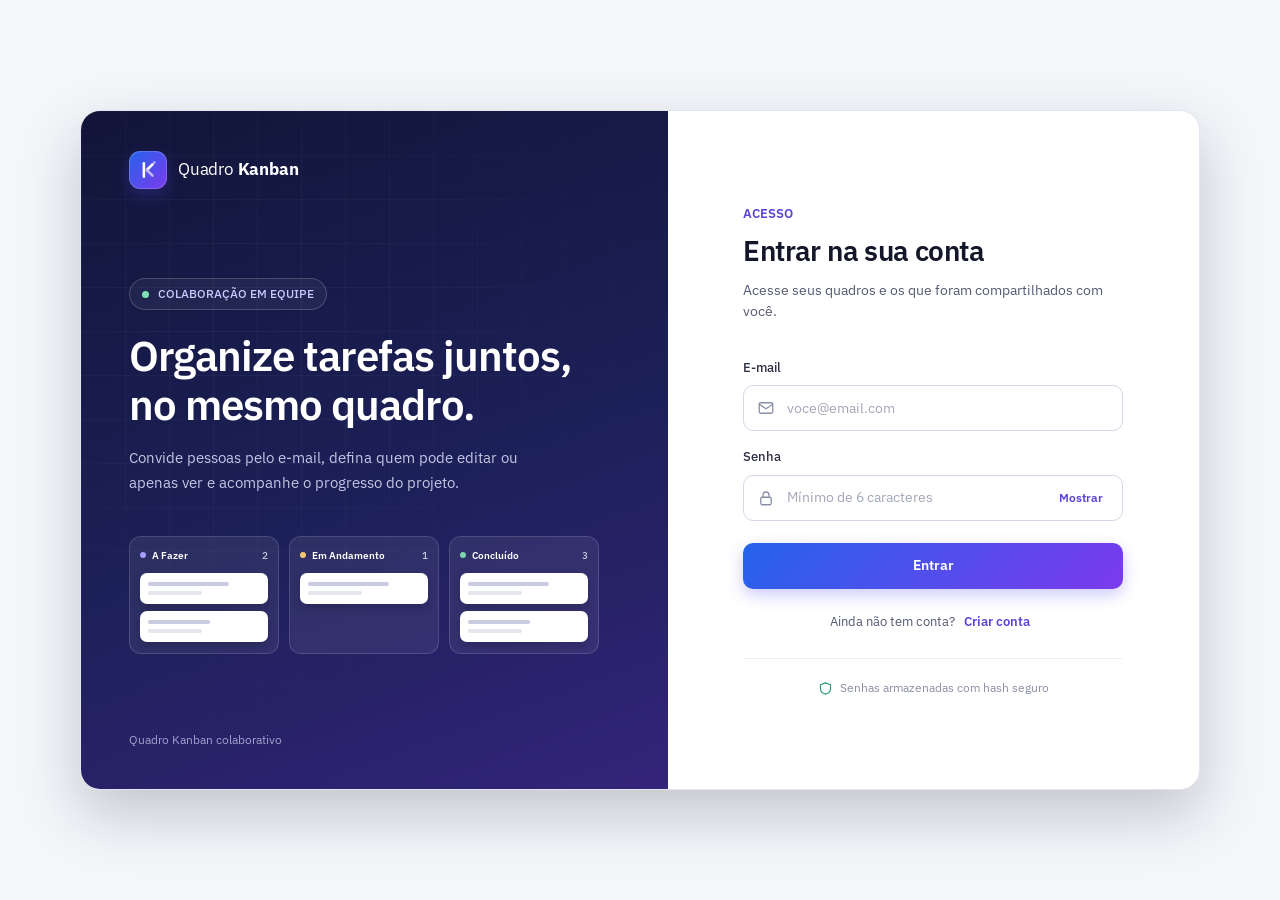
<file: static/login.html>
<!DOCTYPE html>
<html lang="pt-BR">
<head>
  <meta charset="UTF-8">
  <meta name="viewport" content="width=device-width, initial-scale=1">
  <meta name="theme-color" content="#20235b">
  <title>Entrar | Quadro Kanban</title>
  <link rel="preconnect" href="https://fonts.googleapis.com">
  <link rel="preconnect" href="https://fonts.gstatic.com" crossorigin>
  <link href="https://fonts.googleapis.com/css2?family=IBM+Plex+Sans:wght@400;500;600;700&display=swap" rel="stylesheet">
  <link rel="icon" type="image/svg+xml" href="/static/favicon.svg">
  <link rel="stylesheet" href="/static/styles.css">
</head>
<body class="auth-page">
  <div class="auth-shell">
    <section class="auth-showcase">
      <a class="brand brand-light" href="/login">
        <span class="brand-mark" aria-hidden="true"><svg viewBox="0 0 32 32" fill="none" stroke-linecap="round" stroke-linejoin="round"><path d="M10.5 7v18" stroke="#fff" stroke-width="3.4"/><path d="M14.5 16 22 8.5" stroke="#fff" stroke-width="3.4"/><path d="M14.5 16 22 23.5" stroke="#c4b5fd" stroke-width="3.4"/><circle cx="24.5" cy="6" r="1.6" fill="#c4b5fd" stroke="none"/></svg></span>
        <span>Quadro <strong>Kanban</strong></span>
      </a>
      <div class="showcase-copy">
        <span class="eyebrow"><span class="eyebrow-dot"></span>COLABORAÇÃO EM EQUIPE</span>
        <h1>Organize tarefas <em>juntos</em>, no mesmo quadro.</h1>
        <p>Convide pessoas pelo e-mail, defina quem pode editar ou apenas ver e acompanhe o progresso do projeto.</p>
        <div class="mini-board" aria-hidden="true">
          <div class="mini-column"><div class="mini-heading"><i></i>A Fazer<b>2</b></div><div class="mini-task"><i></i><i></i></div><div class="mini-task short"><i></i><i></i></div></div>
          <div class="mini-column"><div class="mini-heading"><i></i>Em Andamento<b>1</b></div><div class="mini-task"><i></i><i></i></div></div>
          <div class="mini-column"><div class="mini-heading"><i></i>Concluído<b>3</b></div><div class="mini-task"><i></i><i></i></div><div class="mini-task short"><i></i><i></i></div></div>
        </div>
      </div>
      <div class="showcase-footer">Quadro Kanban colaborativo</div>
    </section>

    <section class="auth-panel">
      <div class="auth-card">
        <a class="brand brand-mobile" href="/login"><span class="brand-mark" aria-hidden="true"><svg viewBox="0 0 32 32" fill="none" stroke-linecap="round" stroke-linejoin="round"><path d="M10.5 7v18" stroke="#fff" stroke-width="3.4"/><path d="M14.5 16 22 8.5" stroke="#fff" stroke-width="3.4"/><path d="M14.5 16 22 23.5" stroke="#c4b5fd" stroke-width="3.4"/><circle cx="24.5" cy="6" r="1.6" fill="#c4b5fd" stroke="none"/></svg></span><span>Quadro <strong>Kanban</strong></span></a>
        <div class="auth-heading">
          <span class="auth-kicker" id="kicker">ACESSO</span>
          <h2 id="heading">Entrar na sua conta</h2>
          <p id="sub"></p>
        </div>
        <div id="message" class="message error" role="alert" hidden></div>
        <form id="authForm" novalidate>
          <label id="nameLabel" for="name" hidden>Nome</label>
          <div class="input-wrap" id="nameWrap" hidden><svg viewBox="0 0 24 24"><circle cx="12" cy="8" r="4"/><path d="M4 21c0-4 4-6 8-6s8 2 8 6"/></svg><input id="name" type="text" maxlength="60" placeholder="Seu nome" autocomplete="name"></div>
          <label for="email">E-mail</label>
          <div class="input-wrap"><svg viewBox="0 0 24 24"><rect x="3" y="5" width="18" height="14" rx="2"/><path d="M3 7l9 6 9-6"/></svg><input id="email" type="email" placeholder="voce@email.com" autocomplete="email"></div>
          <label for="password">Senha</label>
          <div class="input-wrap"><svg viewBox="0 0 24 24"><rect x="5" y="11" width="14" height="10" rx="2"/><path d="M8 11V8a4 4 0 018 0v3"/></svg><input id="password" type="password" placeholder="Mínimo de 6 caracteres" autocomplete="current-password"><button type="button" class="toggle-password" id="togglePw" aria-pressed="false" aria-label="Mostrar ou ocultar senha">Mostrar</button></div>
          <button class="auth-submit" id="submitBtn" type="submit">Entrar</button>
        </form>
        <p class="switch-auth"><span id="switchText">Ainda não tem conta?</span> <button type="button" id="switchBtn">Criar conta</button></p>
        <div class="security-note"><svg viewBox="0 0 24 24"><path d="M12 3l8 3v6c0 5-3.5 8-8 9-4.5-1-8-4-8-9V6z"/></svg>Senhas armazenadas com hash seguro</div>
      </div>
    </section>
  </div>
  <script src="/static/api.js"></script>
  <script src="/static/auth.js"></script>
</body>
</html>
</file>
<file: static/styles.css>
/* =========================================================
   Quadro Kanban — design system
   Mesma identidade de cor (azul → roxo), tipografia IBM Plex Sans
   ========================================================= */
:root{
  --blue:#2563eb;--indigo:#4f46e5;--purple:#7c3aed;--navy:#161a45;--navy-2:#20235b;
  --grad:linear-gradient(135deg,#2563eb 0%,#7c3aed 100%);
  --ink:#141629;--ink-2:#565a72;--ink-3:#8a8ea5;
  --line:#e3e5ee;--line-2:#eef0f6;
  --bg:#f5f6fa;--surface:#fff;--col-bg:#f1f2f8;
  --accent:#5b45d6;--accent-soft:#eeeafd;--focus:rgba(91,69,214,.28);
  --r-sm:8px;--r-md:10px;--r-lg:14px;
  --sh-1:0 1px 2px rgba(20,22,41,.06);
  --sh-2:0 4px 14px rgba(20,22,41,.08);
  --sh-3:0 24px 60px rgba(20,22,41,.22);
}
*{box-sizing:border-box;margin:0}
html,body{min-height:100%}
body{font-family:"IBM Plex Sans",system-ui,-apple-system,"Segoe UI",Roboto,sans-serif;font-size:14px;line-height:1.5;color:var(--ink);-webkit-font-smoothing:antialiased;font-feature-settings:"tnum" 1}
button,input,textarea,select{font:inherit;color:inherit}
button{cursor:pointer}
:focus-visible{outline:2px solid var(--accent);outline-offset:2px}
[hidden]{display:none!important}

/* ---------- Logo ---------- */
.brand{display:inline-flex;align-items:center;gap:11px;text-decoration:none;font-size:17px;font-weight:400;letter-spacing:-.2px;color:var(--ink)}
.brand strong{font-weight:700}
.brand-light{color:#fff}
.brand-mark{width:38px;height:38px;border-radius:11px;background:var(--grad);display:grid;place-items:center;flex:none;box-shadow:inset 0 0 0 1px rgba(255,255,255,.18),0 6px 16px rgba(79,70,229,.28)}
.brand-mark svg{width:24px;height:24px}

/* ---------- Autenticação ---------- */
.auth-page{min-height:100vh;background:var(--bg);display:grid;place-items:center;padding:28px}
.auth-shell{width:min(1120px,100%);min-height:680px;display:grid;grid-template-columns:1.05fr .95fr;background:var(--surface);border-radius:20px;overflow:hidden;box-shadow:var(--sh-3);border:1px solid var(--line)}
.auth-showcase{position:relative;display:flex;flex-direction:column;justify-content:space-between;padding:40px 48px;color:#fff;overflow:hidden;
  background:linear-gradient(160deg,#121538 0%,#1c2058 55%,#34247a 100%)}
.auth-showcase:before{content:"";position:absolute;inset:0;background-image:linear-gradient(rgba(255,255,255,.045) 1px,transparent 1px),linear-gradient(90deg,rgba(255,255,255,.045) 1px,transparent 1px);background-size:44px 44px;-webkit-mask-image:radial-gradient(circle at 30% 30%,#000,transparent 75%);mask-image:radial-gradient(circle at 30% 30%,#000,transparent 75%);pointer-events:none}
.auth-showcase>*{position:relative}
.showcase-copy{margin:48px 0 36px}
.eyebrow{display:inline-flex;align-items:center;gap:9px;font-size:12px;font-weight:500;color:#c9c8ff;padding:6px 12px;border:1px solid rgba(255,255,255,.18);border-radius:999px;background:rgba(255,255,255,.05)}
.eyebrow-dot{width:7px;height:7px;border-radius:50%;background:#7fe0b4}
.showcase-copy h1{max-width:470px;margin-top:22px;font-size:clamp(30px,3.6vw,42px);line-height:1.15;letter-spacing:-1px;font-weight:600}
.showcase-copy h1 em{font-style:normal}
.showcase-copy>p{max-width:430px;margin-top:16px;color:#c3c6e3;font-size:15px;line-height:1.7}
.mini-board{display:flex;gap:10px;margin-top:40px;max-width:470px}
.mini-column{flex:1;min-width:0;padding:11px 10px;border:1px solid rgba(255,255,255,.14);border-radius:12px;background:rgba(255,255,255,.07)}
.mini-heading{display:flex;align-items:center;gap:6px;font-size:10px;color:#fff;font-weight:600;white-space:nowrap}
.mini-heading i{width:6px;height:6px;border-radius:50%;background:#a99cff}
.mini-column:nth-child(2) .mini-heading i{background:#f3c66b}
.mini-column:nth-child(3) .mini-heading i{background:#79d5ac}
.mini-heading b{margin-left:auto;color:#c9c9e4;font-weight:500}
.mini-task{display:flex;flex-direction:column;gap:5px;margin-top:10px;padding:9px 8px;background:#fff;border-radius:7px;box-shadow:0 4px 10px rgba(0,0,0,.18)}
.mini-task i:first-child{width:72%;height:4px;border-radius:4px;background:#c9cbe0}
.mini-task i:last-child{width:48%;height:4px;border-radius:4px;background:#e5e6ef}
.mini-task.short{margin-top:7px}.mini-task.short i:first-child{width:55%}
.showcase-footer{font-size:12px;color:#9ea2cc}
.auth-panel{display:grid;place-items:center;padding:48px 54px}
.auth-card{width:min(380px,100%)}
.brand-mobile{display:none;margin-bottom:36px}
.auth-heading{margin-bottom:28px}
.auth-kicker{font-size:13px;font-weight:600;color:var(--accent)}
.auth-heading h2{font-size:28px;letter-spacing:-.6px;margin-top:6px;font-weight:600}
.auth-heading p{font-size:14px;color:var(--ink-2);margin-top:8px}
.auth-card form{display:flex;flex-direction:column;gap:8px}
.auth-card label{font-size:13px;font-weight:500;color:#2c2f45;margin-top:8px}
.input-wrap{height:46px;display:flex;align-items:center;gap:10px;padding:0 13px;border:1px solid #d5d8e6;border-radius:var(--r-md);background:#fff;transition:border-color .15s,box-shadow .15s}
.input-wrap:focus-within{border-color:var(--accent);box-shadow:0 0 0 3px var(--focus)}
.input-wrap>svg{width:18px;height:18px;flex:none;fill:none;stroke:var(--ink-3);stroke-width:1.7;stroke-linecap:round;stroke-linejoin:round}
.input-wrap input{width:100%;min-width:0;border:0;outline:0;background:transparent;font-size:14px}
.input-wrap input::placeholder{color:#a3a6b8}
.toggle-password{flex:none;border:0;background:transparent;color:var(--accent);font-size:12px;font-weight:600;padding:5px 6px;border-radius:6px}
.toggle-password:hover{background:var(--accent-soft)}
.text-button,.switch-auth button{border:0;background:transparent;color:var(--accent);font-size:13px;font-weight:600}
.text-button:hover,.switch-auth button:hover{text-decoration:underline}
.auth-submit{height:46px;margin-top:14px;display:flex;align-items:center;justify-content:center;border:0;border-radius:var(--r-md);color:#fff;background:var(--grad);font-size:14px;font-weight:600;box-shadow:0 6px 16px rgba(79,70,229,.28);transition:box-shadow .15s,filter .15s}
.auth-submit:hover{filter:brightness(1.06);box-shadow:0 8px 20px rgba(79,70,229,.36)}
.auth-submit:disabled{opacity:.65;cursor:wait}
.switch-auth{text-align:center;color:var(--ink-2);font-size:13px;margin-top:22px}
.security-note{display:flex;align-items:center;justify-content:center;gap:7px;margin-top:26px;padding-top:20px;border-top:1px solid var(--line-2);color:var(--ink-3);font-size:12px}
.security-note svg{width:15px;height:15px;fill:none;stroke:#1f9d70;stroke-width:1.8;stroke-linecap:round;stroke-linejoin:round}
.message{padding:11px 13px;margin:0 0 16px;border-radius:var(--r-sm);font-size:13px;line-height:1.5}
.message.error{background:#fef1f2;color:#a3202f;border:1px solid #f6cfd4}
.message.success{background:#edf9f2;color:#1b6e47;border:1px solid #c8e9d7}
.message.info{background:var(--accent-soft);color:#4636a8;border:1px solid #dcd6fb}

/* ---------- Cabeçalho (todas as páginas internas) ---------- */
.board-header{display:flex;align-items:center;justify-content:space-between;gap:16px;flex-wrap:wrap;padding:14px clamp(16px,3vw,32px);background:#fff;border-bottom:1px solid var(--line);position:relative;z-index:2}
.board-brand{display:flex;align-items:center;gap:14px;min-width:0;flex:1 1 280px}
.board-brand>.brand-mark{width:38px;height:38px}
.board-titles{min-width:0;flex:1}
.project-name{width:100%;max-width:520px;padding:2px 8px;margin-left:-8px;border:1px solid transparent;border-radius:var(--r-sm);background:transparent;font-size:19px;font-weight:600;letter-spacing:-.3px;color:var(--ink);text-overflow:ellipsis}
input.project-name:hover{border-color:var(--line)}
.project-name:focus{outline:0;border-color:var(--accent);background:#fff;box-shadow:0 0 0 3px var(--focus)}
.board-subtitle{font-size:13px;color:var(--ink-2);margin-top:2px;display:flex;align-items:center;gap:8px;flex-wrap:wrap}
.head-actions{display:flex;align-items:center;gap:8px;flex-wrap:wrap}
.account-menu{display:flex;align-items:center;gap:10px;padding-left:14px;margin-left:4px;border-left:1px solid var(--line)}
.account-avatar{width:32px;height:32px;display:grid;place-items:center;flex:none;border-radius:50%;background:var(--accent-soft);color:var(--accent);font-size:12px;font-weight:600;letter-spacing:.2px}
.account-email{max-width:170px;overflow:hidden;text-overflow:ellipsis;white-space:nowrap;color:var(--ink-2);font-size:13px}
.logout-button{border:0;background:transparent;color:var(--ink-2);font-size:13px;font-weight:500;padding:6px 8px;border-radius:6px}
.logout-button:hover{color:#b3263a;background:#fef1f2}
.back-btn{display:grid;place-items:center;width:36px;height:36px;border-radius:var(--r-sm);border:1px solid var(--line);background:#fff;color:var(--ink);text-decoration:none;flex:none}
.back-btn:hover{background:var(--bg);border-color:#cfd2e2}
.back-btn svg{width:16px;height:16px;fill:none;stroke:currentColor;stroke-width:2;stroke-linecap:round;stroke-linejoin:round}

/* ---------- Botões ---------- */
.btn{display:inline-flex;align-items:center;justify-content:center;gap:7px;border-radius:var(--r-sm);padding:9px 14px;font-size:13px;font-weight:500;line-height:1.2;transition:background .15s,border-color .15s,box-shadow .15s,filter .15s}
.btn svg{width:16px;height:16px;fill:none;stroke:currentColor;stroke-width:2;stroke-linecap:round;stroke-linejoin:round}
.btn-primary{background:var(--grad);color:#fff;border:1px solid transparent;font-weight:600;box-shadow:0 2px 8px rgba(79,70,229,.25)}
.btn-primary:hover{filter:brightness(1.07);box-shadow:0 4px 12px rgba(79,70,229,.32)}
.btn-outline{background:#fff;color:var(--ink);border:1px solid #d5d8e6}
.btn-outline:hover{background:var(--bg);border-color:#bfc3d8}
.btn-danger{background:#fff;color:#b3263a;border:1px solid #f1cbd1}
.btn-danger:hover{background:#fef1f2}

/* ---------- Quadro Kanban ---------- */
body.board-page{height:100vh;display:flex;flex-direction:column;background:var(--bg);overflow:hidden}
.board-main{flex:1;min-height:0;display:flex;gap:16px;align-items:stretch;padding:22px clamp(16px,3vw,32px) 28px;overflow-x:auto;overflow-y:hidden}
.column{--c-soft:color-mix(in srgb,var(--c) 12%,#fff);flex:1 0 296px;min-width:296px;max-width:440px;background:var(--col-bg);border:1px solid var(--line);border-radius:var(--r-lg);display:flex;flex-direction:column;min-height:0;overflow:hidden}
.col-head{display:flex;align-items:center;gap:8px;padding:14px 12px 8px 16px;position:relative}
.col-head:before{content:"";position:absolute;left:16px;right:16px;top:0;height:3px;border-radius:0 0 3px 3px;background:var(--c)}
.dot{width:8px;height:8px;border-radius:50%;background:var(--c);flex:none}
.col-name{font-size:14px;font-weight:600;letter-spacing:-.1px;flex:1;min-width:0;padding:3px 6px;margin-left:-4px;border-radius:6px;border:1px solid transparent;overflow-wrap:anywhere;cursor:text}
.col-name:hover{border-color:#d3d6e6;border-style:dashed}
.col-name:focus{outline:0;border:1px solid var(--c);background:#fff}
.count{min-width:24px;text-align:center;font-size:12px;font-weight:600;color:var(--c);background:var(--c-soft);padding:2px 8px;border-radius:999px}
.icon-btn{width:28px;height:28px;border:0;background:transparent;border-radius:7px;color:var(--ink-3);display:grid;place-items:center;flex:none}
.icon-btn:hover:not(:disabled){background:#e4e6f2;color:var(--ink)}
.icon-btn:disabled{opacity:.35;cursor:not-allowed}
.icon-btn svg{width:15px;height:15px}
.cards{flex:1;overflow-y:auto;padding:8px 12px 14px;display:flex;flex-direction:column;gap:10px;min-height:140px;transition:background .15s}
.cards.over{background:var(--c-soft)}
.card{background:#fff;border:1px solid var(--line);border-radius:var(--r-md);padding:13px 14px;cursor:grab;position:relative;box-shadow:var(--sh-1);transition:box-shadow .15s,border-color .15s}
.card:hover{border-color:#c9cde2;box-shadow:var(--sh-2)}
.card:active{cursor:grabbing}
.card.dragging{opacity:.45}
.card.readonly{cursor:default}
.card h3{font-size:14px;font-weight:600;line-height:1.35;padding-right:28px;overflow-wrap:anywhere}
.card h3 a{color:inherit;text-decoration:none}.card h3 a:hover{color:var(--accent)}
.card p{font-size:13px;color:var(--ink-2);margin-top:6px;line-height:1.5;overflow-wrap:anywhere;white-space:pre-wrap}
.card .icon-btn{position:absolute;top:8px;right:8px;opacity:0;transition:opacity .12s}
.card:hover .icon-btn,.card .icon-btn:focus-visible{opacity:1}
.chips{display:flex;flex-wrap:wrap;gap:5px;margin-top:10px}
.chip{padding:2px 8px;border-radius:5px;font-size:12px;font-weight:500;background:#eceef8;color:#3f4363}
.card-meta{display:flex;align-items:center;flex-wrap:wrap;gap:10px;margin-top:12px;font-size:12px;color:var(--ink-2)}
.meta-item{display:inline-flex;align-items:center;gap:4px}
.meta-item svg{width:14px;height:14px;color:var(--ink-3)}
.prio{display:inline-flex;align-items:center;gap:5px;padding:2px 8px;border-radius:999px;font-size:12px;font-weight:500}
.prio:before{content:"";width:6px;height:6px;border-radius:50%;background:currentColor}
.prio-baixa{background:#e8f7ef;color:#1b7a4c}
.prio-media{background:#fff3da;color:#945c00}
.prio-alta{background:#fdeaed;color:#b3263a}
.due.late{color:#b3263a;font-weight:600}
.avatar-sm{margin-left:auto;width:24px;height:24px;display:grid;place-items:center;border-radius:50%;background:var(--accent-soft);color:var(--accent);font-size:10px;font-weight:600}
.card-comment{margin-top:10px;padding:8px 10px;border-radius:var(--r-sm);background:var(--bg);border-left:2px solid #c9c1f5;font-size:12px;line-height:1.5;color:var(--ink-2);overflow-wrap:anywhere}
.card-comment b{color:var(--ink);font-weight:600}
.empty{text-align:center;font-size:13px;color:var(--ink-3);padding:22px 14px;border:1px dashed #cdd1e4;border-radius:var(--r-md);line-height:1.55}
.add-column{flex:0 0 232px;align-self:flex-start;height:48px;display:flex;align-items:center;justify-content:center;gap:8px;font-weight:500;font-size:13px;color:var(--ink-2);background:transparent;border:1px dashed #b7bcd5;border-radius:var(--r-lg)}
.add-column:hover{background:#fff;color:var(--accent);border-color:var(--accent)}
.add-column svg{width:16px;height:16px}

/* ---------- Badges de papel ---------- */
.role-badge{display:inline-block;padding:1px 9px;border-radius:999px;font-size:12px;font-weight:600;background:var(--accent-soft);color:var(--accent)}
.role-badge.r-EDITOR{background:#e4f1fd;color:#14609b}
.role-badge.r-VIEWER{background:#fff3da;color:#945c00}

/* ---------- Meus quadros ---------- */
body.list-page{min-height:100vh;background:var(--bg)}
.list-main{max-width:1080px;margin:0 auto;padding:28px clamp(16px,3vw,32px) 64px}
.new-board{display:flex;gap:10px;flex-wrap:wrap;padding:14px;background:#fff;border:1px solid var(--line);border-radius:var(--r-lg);box-shadow:var(--sh-1)}
.new-board input{flex:1 1 240px;padding:10px 13px;border:1px solid #d5d8e6;border-radius:var(--r-sm);font-size:14px;background:#fff}
.new-board input:focus{outline:0;border-color:var(--accent);box-shadow:0 0 0 3px var(--focus)}
.new-board .btn{padding:10px 18px;font-size:14px}
.section-title{display:flex;align-items:baseline;gap:10px;margin:32px 0 14px;font-size:16px;font-weight:600;letter-spacing:-.2px}
.section-title small{font-size:13px;font-weight:400;color:var(--ink-3)}
.board-grid{display:grid;grid-template-columns:repeat(auto-fill,minmax(260px,1fr));gap:14px}
.tile-wrap{position:relative;display:flex}
.tile-wrap .board-tile{flex:1}
.tile-wrap .board-tile h3{padding-right:34px}
.board-tile{display:flex;flex-direction:column;justify-content:space-between;gap:26px;min-height:112px;padding:18px;background:#fff;border:1px solid var(--line);border-radius:var(--r-lg);text-decoration:none;color:var(--ink);box-shadow:var(--sh-1);position:relative;transition:border-color .15s,box-shadow .15s}
.board-tile:before{content:"";position:absolute;left:18px;top:0;width:34px;height:3px;border-radius:0 0 3px 3px;background:var(--grad)}
.board-tile:hover{border-color:#c5c9e0;box-shadow:var(--sh-2)}
.board-tile h3{font-size:16px;font-weight:600;letter-spacing:-.2px;overflow-wrap:anywhere}
.tile-meta{display:flex;align-items:center;justify-content:space-between;gap:8px;font-size:12px;color:var(--ink-2)}
.tile-del{position:absolute;top:12px;right:12px;width:28px;height:28px;display:grid;place-items:center;border:0;border-radius:7px;background:transparent;color:var(--ink-3)}
.tile-del:hover{background:#fef1f2;color:#b3263a}
.tile-del svg{width:16px;height:16px}
.empty-box{grid-column:1/-1;padding:26px;text-align:center;font-size:13px;color:var(--ink-3);border:1px dashed #cdd1e4;border-radius:var(--r-lg);background:rgba(255,255,255,.6)}

/* ---------- Página da tarefa ---------- */
.task-layout{max-width:1080px;margin:0 auto;padding:24px clamp(16px,3vw,32px) 70px;display:grid;grid-template-columns:minmax(0,1.65fr) minmax(260px,1fr);gap:20px;align-items:start}
.panel{background:#fff;border:1px solid var(--line);border-radius:var(--r-lg);padding:20px;box-shadow:var(--sh-1)}
.task-layout section.panel[style]{margin-top:20px!important}
.panel h2{font-size:15px;font-weight:600;margin-bottom:12px;letter-spacing:-.1px;color:var(--ink);display:flex;align-items:center;justify-content:space-between}
.panel h2 span{font-size:13px;font-weight:500;color:var(--ink-2)}
.field{display:flex;flex-direction:column;gap:6px;margin-bottom:16px;font-size:13px;font-weight:500;color:#2c2f45}
.field input,.field textarea,.field select{font-weight:400;font-size:14px;padding:9px 12px;border:1px solid #d5d8e6;border-radius:var(--r-sm);background:#fff;color:var(--ink)}
.field input:focus,.field textarea:focus,.field select:focus{outline:0;border-color:var(--accent);box-shadow:0 0 0 3px var(--focus)}
.field input:disabled,.field textarea:disabled,.field select:disabled{background:var(--bg);color:var(--ink-2);cursor:not-allowed}
.task-title-input{font-size:20px!important;font-weight:600!important;letter-spacing:-.3px}
.field textarea{min-height:110px;resize:vertical}
.save-state{font-size:12px;color:var(--ink-3)}
.checklist{list-style:none;padding:0;margin:10px 0 0;display:flex;flex-direction:column;gap:4px}
.check-row{display:flex;align-items:center;gap:10px;font-size:14px;padding:5px 6px;border-radius:var(--r-sm)}
.check-row:hover{background:var(--bg)}
.check-row input{width:16px;height:16px;accent-color:var(--accent)}
.check-row span{flex:1;overflow-wrap:anywhere}
.check-row.done span{text-decoration:line-through;color:var(--ink-3)}
.progress{height:6px;border-radius:99px;background:#e8eaf4;overflow:hidden}
.progress i{display:block;height:100%;background:var(--grad);width:0;transition:width .25s}
.add-line{display:flex;gap:8px;margin-top:12px}
.add-line input{flex:1;min-width:0;padding:8px 11px;border:1px solid #d5d8e6;border-radius:var(--r-sm);font-size:14px}
.add-line input:focus,.comment-form textarea:focus{outline:0;border-color:var(--accent);box-shadow:0 0 0 3px var(--focus)}
.comment{padding:12px 14px;border:1px solid var(--line-2);border-radius:var(--r-md);margin-bottom:10px;background:var(--bg)}
.comment header{display:flex;justify-content:space-between;gap:10px;font-size:13px;margin-bottom:4px}
.comment header b{font-weight:600}
.comment header span{color:var(--ink-3);font-size:12px}
.comment p{font-size:14px;line-height:1.55;white-space:pre-wrap;overflow-wrap:anywhere}
.comment-form{display:flex;flex-direction:column;gap:8px;margin-top:12px}
.comment-form textarea{min-height:76px;padding:10px 12px;border:1px solid #d5d8e6;border-radius:var(--r-sm);font-size:14px;resize:vertical}
.note{font-size:13px;color:#7a5200;padding:10px 12px;background:#fff6e0;border:1px solid #f4e1b0;border-radius:var(--r-sm);margin-top:12px}

/* ---------- Modais ---------- */
dialog{border:0;border-radius:16px;padding:0;width:min(480px,calc(100vw - 30px));box-shadow:var(--sh-3);color:var(--ink);background:#fff;margin:auto}
dialog::backdrop{background:rgba(16,18,46,.5);backdrop-filter:blur(2px)}
dialog[open]{animation:pop .16s ease-out}
@keyframes pop{from{opacity:0;transform:translateY(8px) scale(.985)}to{opacity:1;transform:none}}
.modal-head{padding:22px 24px 0}
.modal-head h2{font-size:18px;font-weight:600;letter-spacing:-.3px}
.modal-head p{font-size:13px;color:var(--ink-2);margin-top:4px}
.modal-form{padding:18px 24px 22px;display:flex;flex-direction:column;gap:16px}
.modal-form label,.field-label{display:flex;flex-direction:column;gap:6px;font-size:13px;font-weight:500;color:#2c2f45}
.modal-form input,.modal-form textarea,.modal-form select{font-weight:400;font-size:14px;color:var(--ink);background:#fff;border:1px solid #d5d8e6;border-radius:var(--r-sm);padding:9px 12px;resize:vertical}
.modal-form input:focus,.modal-form textarea:focus,.modal-form select:focus{outline:0;border-color:var(--accent);box-shadow:0 0 0 3px var(--focus)}
.modal-form textarea{min-height:90px}
.swatches{display:flex;gap:10px;flex-wrap:wrap}
.swatch{width:28px;height:28px;border-radius:50%;border:3px solid #fff;background:var(--sw);box-shadow:0 0 0 1px var(--line)}
.swatch[aria-pressed=true]{box-shadow:0 0 0 2px var(--sw)}
.actions{display:flex;justify-content:flex-end;gap:8px;margin-top:4px}
.btn-cancel,.btn-save{font-size:13px;font-weight:500;border-radius:var(--r-sm);padding:9px 16px;line-height:1.2}
.btn-cancel{color:var(--ink);background:#fff;border:1px solid #d5d8e6}
.btn-cancel:hover{background:var(--bg)}
.btn-save{color:#fff;background:var(--grad);border:0;font-weight:600;box-shadow:0 2px 8px rgba(79,70,229,.25)}
.btn-save:hover{filter:brightness(1.07)}
.member-list,.activity-list{list-style:none;padding:0;margin:0;display:flex;flex-direction:column;gap:8px;max-height:300px;overflow:auto}
.member-row{display:flex;align-items:center;gap:12px;padding:9px 12px;border:1px solid var(--line);border-radius:var(--r-md)}
.member-row .who{flex:1;min-width:0;font-size:12px}
.member-row .who b{display:block;font-size:14px;font-weight:600}
.member-row .who span{color:var(--ink-2);overflow-wrap:anywhere}
.member-row select{padding:6px 8px;border:1px solid #d5d8e6;border-radius:var(--r-sm);font-size:13px}
.invite-row{display:flex;gap:8px;flex-wrap:wrap}
.invite-row input{flex:1 1 180px}
.activity-list li{font-size:13px;line-height:1.5;padding:9px 12px;border-radius:var(--r-sm);background:var(--bg)}
.activity-list small{display:block;color:var(--ink-3);font-size:12px}
.form-error{font-size:13px;color:#a3202f}

/* ---------- Status e avisos ---------- */
.sync-status{position:fixed;left:18px;bottom:14px;z-index:3;display:flex;align-items:center;gap:7px;padding:6px 12px;border-radius:999px;background:#fff;border:1px solid var(--line);box-shadow:var(--sh-2);font-size:12px;color:var(--ink-2)}
.sync-dot{width:7px;height:7px;border-radius:50%;background:#1f9d70}
.sync-status.pending .sync-dot{background:#e5a32a}
.sync-status.error .sync-dot{background:#d94b5b}
.toast{position:fixed;right:20px;bottom:18px;z-index:5;max-width:min(380px,calc(100vw - 40px));padding:12px 16px;border-radius:var(--r-md);background:var(--navy);color:#fff;font-size:13px;box-shadow:0 12px 30px rgba(0,0,0,.22)}

/* ---------- Responsivo ---------- */
@media(max-width:900px){
  .auth-shell{grid-template-columns:.9fr 1.1fr;min-height:640px}
  .auth-showcase{padding:32px 28px}
  .auth-panel{padding:36px 30px}
  .showcase-copy h1{font-size:32px}
  .mini-board{gap:6px}
}
@media(max-width:780px){.task-layout{grid-template-columns:1fr}.board-header .head-actions .btn{flex:1 1 40%}}
@media(max-width:680px){
  .auth-page{padding:0;background:#fff}
  .auth-shell{min-height:100vh;display:block;border-radius:0;box-shadow:none;border:0}
  .auth-showcase{display:none}
  .auth-panel{min-height:100vh;padding:32px 24px}
  .brand-mobile{display:inline-flex}
  body.board-page{height:auto;min-height:100vh;overflow:auto}
  .board-header{padding:12px 16px}
  .board-subtitle{display:none}
  .head-actions{width:100%}
  .head-actions>.btn{flex:1;padding:9px 8px}
  .account-menu{margin-left:auto}
  .account-email{max-width:100px}
  .board-main{flex-direction:column;overflow:visible;padding:16px 16px 70px}
  .column{flex:none;min-width:0;max-width:none;width:100%;min-height:240px}
  .add-column{flex:none;width:100%}
  .card .icon-btn{opacity:1}
  .sync-status{bottom:8px;left:10px}
}
@media(prefers-reduced-motion:reduce){*,*:before,*:after{animation:none!important;transition:none!important;scroll-behavior:auto!important}}

/* =========================================================
   Página do quadro (index.html) — layout próprio
   ========================================================= */
body.board-page{background-color:#eef0f7;background-image:radial-gradient(#d6d9ea 1px,transparent 1px);background-size:22px 22px}
.app-bar{display:flex;align-items:center;gap:22px;padding:0 clamp(16px,3vw,32px);height:60px;background:linear-gradient(90deg,#121538,#1c2058 60%,#2a2072);color:#fff;flex:none}
.app-bar .brand{font-size:16px}
.app-bar .brand-mark{width:34px;height:34px;border-radius:10px;box-shadow:inset 0 0 0 1px rgba(255,255,255,.2)}
.app-bar .brand-mark svg{width:22px;height:22px}
.crumbs{display:flex;align-items:center;gap:8px;min-width:0;flex:1;padding-left:22px;border-left:1px solid rgba(255,255,255,.16);height:28px}
.crumbs a{color:#b9bde6;text-decoration:none;font-size:14px;white-space:nowrap}
.crumbs a:hover{color:#fff}
.crumb-sep{width:14px;height:14px;flex:none;fill:none;stroke:#7e83b8;stroke-width:2;stroke-linecap:round;stroke-linejoin:round}
.app-bar .project-name{margin:0;max-width:420px;font-size:15px;font-weight:600;color:#fff;letter-spacing:0;padding:4px 8px;border-radius:6px}
.app-bar .project-name::placeholder{color:#8c91c4}
.app-bar input.project-name:hover{border-color:rgba(255,255,255,.25)}
.app-bar .project-name:focus{background:rgba(255,255,255,.1);border-color:rgba(255,255,255,.5);box-shadow:none}
.app-bar .account-menu{border-left-color:rgba(255,255,255,.16)}
.app-bar .account-avatar{background:rgba(255,255,255,.14);color:#fff}
.app-bar .account-email{color:#c3c6ea}
.app-bar .logout-button{color:#c3c6ea}
.app-bar .logout-button:hover{background:rgba(255,255,255,.12);color:#fff}
.toolbar{display:flex;align-items:center;justify-content:space-between;gap:12px;flex-wrap:wrap;padding:12px clamp(16px,3vw,32px);background:#fff;border-bottom:1px solid var(--line);flex:none}
.toolbar .board-subtitle{margin:0}
.btn-ghost{background:transparent;color:var(--ink-2);border:1px solid transparent}
.btn-ghost:hover{background:var(--bg);color:var(--ink)}
.toolbar .btn-primary{margin-left:6px}

/* Colunas como faixas, sem caixa */
.board-page .board-main{padding:24px clamp(16px,3vw,32px) 30px;gap:20px}
.board-page .column{background:transparent;border:0;border-radius:0;overflow:visible;flex:1 0 300px;min-width:300px}
.board-page .col-head{background:#fff;border:1px solid var(--line);border-bottom:3px solid var(--c);border-radius:12px 12px 4px 4px;padding:11px 10px 10px 14px;box-shadow:var(--sh-1)}
.board-page .col-head:before{display:none}
.board-page .dot{width:10px;height:10px;border-radius:3px}
.board-page .count{background:var(--c);color:#fff;min-width:24px;padding:1px 8px}
.board-page .cards{padding:14px 2px 10px;gap:12px}
.board-page .cards.over{background:color-mix(in srgb,var(--c) 9%,transparent);border-radius:12px;outline:2px dashed color-mix(in srgb,var(--c) 55%,transparent);outline-offset:-2px}
.board-page .card{border:0;border-radius:12px;padding:14px 15px 13px 18px;box-shadow:0 1px 3px rgba(20,22,41,.08),0 6px 16px rgba(20,22,41,.05);overflow:hidden}
.board-page .card:before{content:"";position:absolute;left:0;top:0;bottom:0;width:5px;background:var(--c)}
.board-page .card:hover{box-shadow:0 2px 6px rgba(20,22,41,.1),0 10px 24px rgba(20,22,41,.09);transform:translateY(-1px)}
.board-page .card-meta{padding-top:11px;border-top:1px solid var(--line-2);margin-top:12px}
.board-page .empty{background:rgba(255,255,255,.55)}
.board-page .add-column{background:rgba(255,255,255,.55);height:46px;border-radius:12px}
@media(max-width:680px){
  .app-bar{height:auto;flex-wrap:wrap;gap:10px;padding:10px 16px}
  .crumbs{order:3;flex:1 0 100%;padding-left:0;border-left:0}
  .app-bar .account-menu{margin-left:auto}
  .toolbar .board-subtitle{display:flex}.tb-text{display:none}
  .toolbar .head-actions{width:100%}.toolbar .head-actions>.btn{flex:1 1 40%}
  .board-page .column{flex:none;min-width:0;width:100%}
}
</file>
